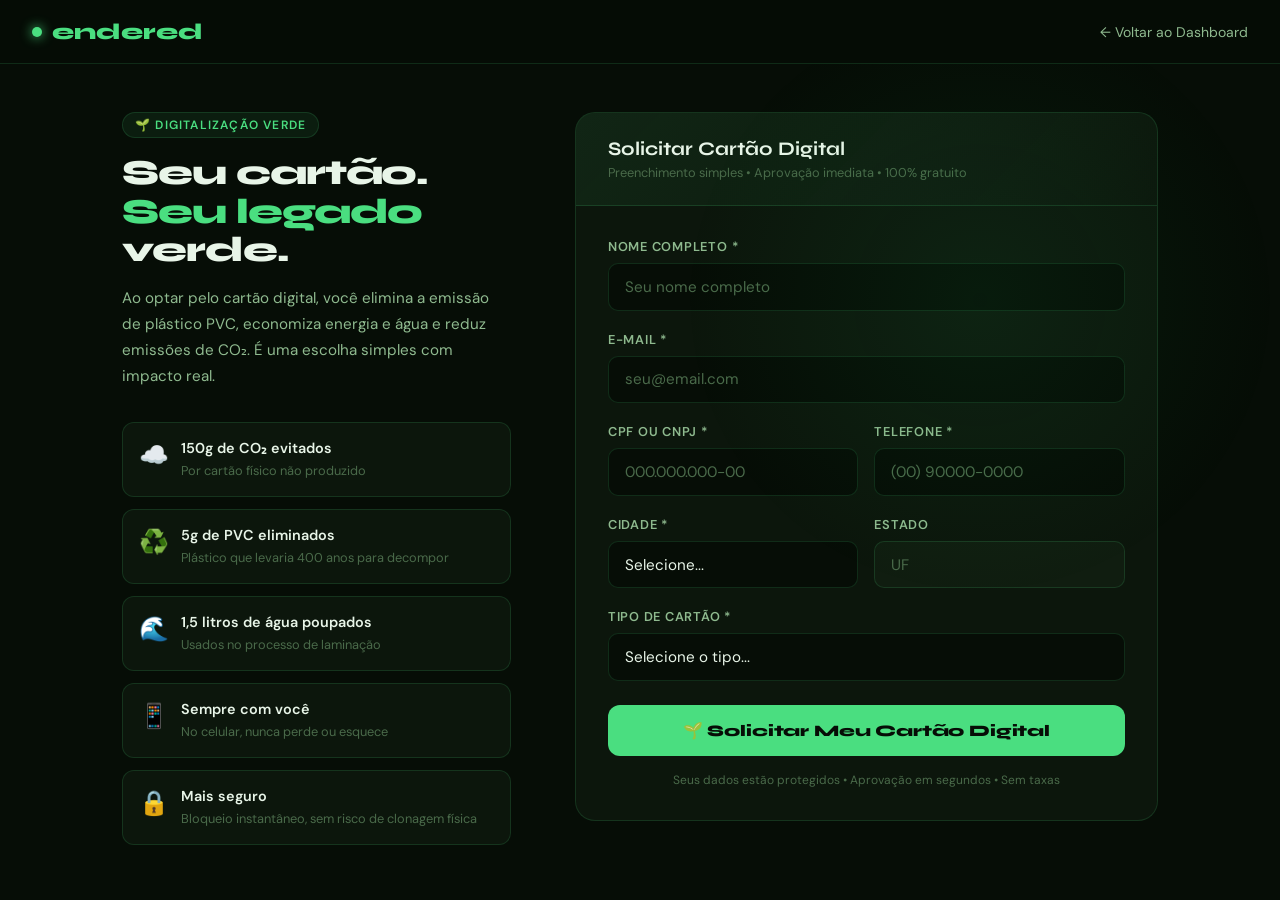
<file: target/classes/templates/solicitar.html>
<!DOCTYPE html>
<html lang="pt-BR" xmlns:th="http://www.thymeleaf.org">
<head>
    <meta charset="UTF-8"/>
    <meta name="viewport" content="width=device-width, initial-scale=1.0"/>
    <title>Solicitar Cartão Digital — Endered</title>
    <link rel="preconnect" href="https://fonts.googleapis.com"/>
    <link href="https://fonts.googleapis.com/css2?family=Syne:wght@400;600;700;800&family=DM+Sans:wght@300;400;500&display=swap" rel="stylesheet"/>
    <style>
        :root {
            --bg: #060d06;
            --surface: #0c160c;
            --surface2: #101d10;
            --border: rgba(74, 222, 128, 0.15);
            --green: #4ade80;
            --green2: #22c55e;
            --greenDim: rgba(74, 222, 128, 0.08);
            --greenGlow: rgba(74, 222, 128, 0.3);
            --text: #e8f5e8;
            --textMid: #8fba8f;
            --textDim: #4a6a4a;
            --accent: #a3e635;
            --error: #f87171;
        }

        * { margin: 0; padding: 0; box-sizing: border-box; }

        body {
            background: var(--bg);
            color: var(--text);
            font-family: 'DM Sans', sans-serif;
            min-height: 100vh;
        }

        body::before {
            content: '';
            position: fixed;
            top: 0; right: 0;
            width: 600px; height: 600px;
            background: radial-gradient(ellipse at center, rgba(34,197,94,0.08) 0%, transparent 70%);
            pointer-events: none;
        }

        nav {
            position: sticky;
            top: 0; z-index: 100;
            background: rgba(6,13,6,0.9);
            backdrop-filter: blur(20px);
            border-bottom: 1px solid var(--border);
            padding: 0 2rem;
            display: flex;
            align-items: center;
            justify-content: space-between;
            height: 64px;
        }

        .logo {
            display: flex;
            align-items: center;
            gap: 10px;
            font-family: 'Syne', sans-serif;
            font-weight: 800;
            font-size: 1.4rem;
            color: var(--green);
            text-decoration: none;
        }

        .logo-dot {
            width: 10px; height: 10px;
            background: var(--green);
            border-radius: 50%;
            box-shadow: 0 0 12px var(--green);
            animation: pulse 2s ease-in-out infinite;
        }

        @keyframes pulse {
            0%, 100% { box-shadow: 0 0 8px var(--green); }
            50% { box-shadow: 0 0 20px var(--green), 0 0 40px var(--greenGlow); }
        }

        .back-link {
            color: var(--textMid);
            text-decoration: none;
            font-size: 0.875rem;
            display: flex;
            align-items: center;
            gap: 6px;
            transition: color 0.2s;
        }
        .back-link:hover { color: var(--green); }

        /* PAGE */
        .page {
            max-width: 1100px;
            margin: 0 auto;
            padding: 3rem 2rem;
            display: grid;
            grid-template-columns: 1fr 1.5fr;
            gap: 4rem;
            align-items: start;
        }

        /* LEFT PANEL */
        .info-panel {
            position: sticky;
            top: 84px;
        }

        .info-label {
            display: inline-flex;
            align-items: center;
            gap: 6px;
            font-size: 0.75rem;
            font-weight: 600;
            color: var(--green);
            text-transform: uppercase;
            letter-spacing: 0.1em;
            margin-bottom: 1rem;
            background: var(--greenDim);
            border: 1px solid var(--border);
            padding: 4px 12px;
            border-radius: 100px;
        }

        .info-panel h2 {
            font-family: 'Syne', sans-serif;
            font-size: 2.2rem;
            font-weight: 800;
            line-height: 1.1;
            letter-spacing: -0.03em;
            margin-bottom: 1rem;
        }

        .info-panel h2 span { color: var(--green); }

        .info-panel p {
            color: var(--textMid);
            font-size: 0.95rem;
            line-height: 1.7;
            margin-bottom: 2rem;
        }

        /* BENEFITS */
        .benefits {
            display: flex;
            flex-direction: column;
            gap: 0.75rem;
        }

        .benefit {
            display: flex;
            align-items: flex-start;
            gap: 12px;
            padding: 1rem;
            background: var(--surface);
            border: 1px solid var(--border);
            border-radius: 12px;
            transition: all 0.2s;
        }

        .benefit:hover {
            border-color: rgba(74,222,128,0.3);
            background: var(--greenDim);
        }

        .benefit-icon { font-size: 1.5rem; flex-shrink: 0; }

        .benefit-text strong {
            display: block;
            font-size: 0.9rem;
            font-weight: 600;
            color: var(--text);
            margin-bottom: 2px;
        }

        .benefit-text span {
            font-size: 0.8rem;
            color: var(--textDim);
        }

        /* FORM PANEL */
        .form-panel {
            background: var(--surface);
            border: 1px solid var(--border);
            border-radius: 20px;
            overflow: hidden;
        }

        .form-header {
            padding: 1.5rem 2rem;
            background: linear-gradient(135deg, rgba(74,222,128,0.08) 0%, transparent 100%);
            border-bottom: 1px solid var(--border);
        }

        .form-header h3 {
            font-family: 'Syne', sans-serif;
            font-size: 1.2rem;
            font-weight: 700;
        }

        .form-header p {
            font-size: 0.8rem;
            color: var(--textDim);
            margin-top: 4px;
        }

        .form-body { padding: 2rem; }

        .form-group {
            margin-bottom: 1.25rem;
        }

        label {
            display: block;
            font-size: 0.8rem;
            font-weight: 600;
            color: var(--textMid);
            text-transform: uppercase;
            letter-spacing: 0.06em;
            margin-bottom: 0.5rem;
        }

        input, select {
            width: 100%;
            background: var(--bg);
            border: 1px solid var(--border);
            border-radius: 10px;
            padding: 0.8rem 1rem;
            color: var(--text);
            font-family: 'DM Sans', sans-serif;
            font-size: 0.95rem;
            outline: none;
            transition: all 0.2s;
            -webkit-appearance: none;
        }

        input::placeholder { color: var(--textDim); }

        input:focus, select:focus {
            border-color: var(--green2);
            box-shadow: 0 0 0 3px rgba(34,197,94,0.15);
        }

        input.error { border-color: var(--error); }

        select option {
            background: var(--bg);
            color: var(--text);
        }

        .form-row {
            display: grid;
            grid-template-columns: 1fr 1fr;
            gap: 1rem;
        }

        /* SUBMIT */
        .submit-btn {
            width: 100%;
            padding: 1rem;
            background: var(--green);
            color: var(--bg);
            border: none;
            border-radius: 12px;
            font-family: 'Syne', sans-serif;
            font-size: 1rem;
            font-weight: 800;
            cursor: pointer;
            transition: all 0.3s;
            display: flex;
            align-items: center;
            justify-content: center;
            gap: 8px;
            margin-top: 1.5rem;
            letter-spacing: -0.01em;
        }

        .submit-btn:hover {
            background: var(--accent);
            box-shadow: 0 0 30px var(--greenGlow), 0 4px 20px rgba(0,0,0,0.4);
            transform: translateY(-2px);
        }

        .submit-btn:active { transform: translateY(0); }

        .submit-btn:disabled {
            opacity: 0.5;
            cursor: not-allowed;
            transform: none;
        }

        /* SUCCESS STATE */
        .success-screen {
            display: none;
            padding: 3rem 2rem;
            text-align: center;
        }

        .success-icon {
            font-size: 4rem;
            margin-bottom: 1rem;
            animation: bounceIn 0.6s ease;
        }

        @keyframes bounceIn {
            0% { transform: scale(0); opacity: 0; }
            60% { transform: scale(1.1); }
            100% { transform: scale(1); opacity: 1; }
        }

        .success-screen h3 {
            font-family: 'Syne', sans-serif;
            font-size: 1.6rem;
            font-weight: 800;
            color: var(--green);
            margin-bottom: 0.75rem;
        }

        .success-screen p {
            color: var(--textMid);
            font-size: 0.95rem;
            line-height: 1.6;
            margin-bottom: 1.5rem;
        }

        .impact-preview {
            background: var(--greenDim);
            border: 1px solid var(--border);
            border-radius: 12px;
            padding: 1.25rem;
            margin: 1.5rem 0;
        }

        .impact-preview p {
            margin: 0;
            font-size: 0.85rem;
            color: var(--textMid);
        }

        .impact-preview strong {
            color: var(--green);
            font-family: 'Syne', sans-serif;
        }

        .back-btn {
            display: inline-flex;
            align-items: center;
            gap: 8px;
            color: var(--textMid);
            text-decoration: none;
            font-size: 0.9rem;
            border: 1px solid var(--border);
            padding: 0.7rem 1.5rem;
            border-radius: 10px;
            transition: all 0.2s;
        }
        .back-btn:hover { border-color: var(--green); color: var(--green); }

        /* ALERT */
        .alert {
            padding: 0.85rem 1rem;
            border-radius: 10px;
            font-size: 0.875rem;
            margin-bottom: 1rem;
            display: none;
        }
        .alert-error { background: rgba(248,113,113,0.1); border: 1px solid rgba(248,113,113,0.3); color: var(--error); }

        /* PROGRESS */
        .progress-bar {
            display: none;
            height: 3px;
            background: var(--border);
            border-radius: 100px;
            overflow: hidden;
            margin-top: 0.75rem;
        }

        .progress-fill {
            height: 100%;
            background: var(--green);
            width: 0%;
            transition: width 2s ease;
            border-radius: 100px;
        }

        @media (max-width: 900px) {
            .page { grid-template-columns: 1fr; gap: 2rem; }
            .info-panel { position: static; }
            .form-row { grid-template-columns: 1fr; }
        }
    </style>
</head>
<body>

<nav>
    <a href="/" class="logo">
        <div class="logo-dot"></div>
        endered
    </a>
    <a href="/" class="back-link">← Voltar ao Dashboard</a>
</nav>

<div class="page">

    <!-- LEFT: INFO -->
    <div class="info-panel">
        <div class="info-label">🌱 Digitalização Verde</div>
        <h2>Seu cartão.<br><span>Seu legado</span> verde.</h2>
        <p>
            Ao optar pelo cartão digital, você elimina a emissão de plástico PVC, 
            economiza energia e água e reduz emissões de CO₂.
            É uma escolha simples com impacto real.
        </p>

        <div class="benefits">
            <div class="benefit">
                <div class="benefit-icon">☁️</div>
                <div class="benefit-text">
                    <strong>150g de CO₂ evitados</strong>
                    <span>Por cartão físico não produzido</span>
                </div>
            </div>
            <div class="benefit">
                <div class="benefit-icon">♻️</div>
                <div class="benefit-text">
                    <strong>5g de PVC eliminados</strong>
                    <span>Plástico que levaria 400 anos para decompor</span>
                </div>
            </div>
            <div class="benefit">
                <div class="benefit-icon">🌊</div>
                <div class="benefit-text">
                    <strong>1,5 litros de água poupados</strong>
                    <span>Usados no processo de laminação</span>
                </div>
            </div>
            <div class="benefit">
                <div class="benefit-icon">📱</div>
                <div class="benefit-text">
                    <strong>Sempre com você</strong>
                    <span>No celular, nunca perde ou esquece</span>
                </div>
            </div>
            <div class="benefit">
                <div class="benefit-icon">🔒</div>
                <div class="benefit-text">
                    <strong>Mais seguro</strong>
                    <span>Bloqueio instantâneo, sem risco de clonagem física</span>
                </div>
            </div>
        </div>
    </div>

    <!-- RIGHT: FORM -->
    <div class="form-panel">
        <div class="form-header">
            <h3>Solicitar Cartão Digital</h3>
            <p>Preenchimento simples • Aprovação imediata • 100% gratuito</p>
        </div>

        <!-- SUCCESS -->
        <div class="success-screen" id="successScreen">
            <div class="success-icon">🎉</div>
            <h3>Cartão Digital Criado!</h3>
            <p>Seu cartão digital foi gerado com sucesso.<br>Você receberá um e-mail com os dados de acesso.</p>

            <div class="impact-preview">
                <p>🌿 Sua contribuição de hoje:</p>
                <p>Você ajudou a evitar a emissão de <strong>150g de CO₂</strong>, economizar 
                <strong>1,5L de água</strong> e eliminar <strong>5g de PVC</strong> do planeta.</p>
            </div>

            <a href="/" class="back-btn">← Ver meu impacto no dashboard</a>
        </div>

        <!-- FORM -->
        <div class="form-body" id="formBody">
            <div class="alert alert-error" id="alertError"></div>

            <div class="form-group">
                <label>Nome Completo *</label>
                <input type="text" id="nomeCompleto" placeholder="Seu nome completo" required/>
            </div>

            <div class="form-group">
                <label>E-mail *</label>
                <input type="email" id="email" placeholder="seu@email.com" required/>
            </div>

            <div class="form-row">
                <div class="form-group">
                    <label>CPF ou CNPJ *</label>
                    <input type="text" id="cpfCnpj" placeholder="000.000.000-00" required/>
                </div>
                <div class="form-group">
                    <label>Telefone *</label>
                    <input type="tel" id="telefone" placeholder="(00) 90000-0000" required/>
                </div>
            </div>

            <div class="form-row">
                <div class="form-group">
                    <label>Cidade *</label>
                    <select id="cidade" onchange="onCidadeChange()">
                        <option value="">Selecione...</option>
                        <option value="São Paulo|SP|-23.5505|-46.6333">São Paulo</option>
                        <option value="Rio de Janeiro|RJ|-22.9068|-43.1729">Rio de Janeiro</option>
                        <option value="Belo Horizonte|MG|-19.9191|-43.9386">Belo Horizonte</option>
                        <option value="Curitiba|PR|-25.4290|-49.2671">Curitiba</option>
                        <option value="Porto Alegre|RS|-30.0346|-51.2177">Porto Alegre</option>
                        <option value="Salvador|BA|-12.9714|-38.5014">Salvador</option>
                        <option value="Fortaleza|CE|-3.7319|-38.5267">Fortaleza</option>
                        <option value="Recife|PE|-8.0476|-34.8770">Recife</option>
                        <option value="Brasília|DF|-15.7801|-47.9292">Brasília</option>
                        <option value="Manaus|AM|-3.1190|-60.0217">Manaus</option>
                        <option value="Belém|PA|-1.4558|-48.5044">Belém</option>
                        <option value="Goiânia|GO|-16.6869|-49.2648">Goiânia</option>
                        <option value="Campinas|SP|-22.9056|-47.0608">Campinas</option>
                        <option value="São Luís|MA|-2.5307|-44.3068">São Luís</option>
                        <option value="Natal|RN|-5.7945|-35.2110">Natal</option>
                        <option value="Maceió|AL|-9.6658|-35.7350">Maceió</option>
                        <option value="Teresina|PI|-5.0892|-42.8019">Teresina</option>
                        <option value="Campo Grande|MS|-20.4428|-54.6460">Campo Grande</option>
                        <option value="João Pessoa|PB|-7.1153|-34.8641">João Pessoa</option>
                        <option value="Aracaju|SE|-10.9472|-37.0731">Aracaju</option>
                        <option value="Outra|BR|-15.7801|-47.9292">Outra</option>
                    </select>
                </div>
                <div class="form-group">
                    <label>Estado</label>
                    <input type="text" id="estado" placeholder="UF" readonly style="background:var(--surface2); cursor:default;"/>
                </div>
            </div>

            <input type="hidden" id="latitude"/>
            <input type="hidden" id="longitude"/>

            <div class="form-group">
                <label>Tipo de Cartão *</label>
                <select id="tipoCartao">
                    <option value="">Selecione o tipo...</option>
                    <option value="CARTAO_BENEFICIOS">🎁 Cartão de Benefícios</option>
                    <option value="CARTAO_PRESENTE">🎀 Cartão Presente</option>
                    <option value="CARTAO_FIDELIDADE">⭐ Cartão Fidelidade</option>
                    <option value="CARTAO_CORPORATIVO">💼 Cartão Corporativo</option>
                </select>
            </div>

            <button class="submit-btn" id="submitBtn" onclick="submitForm()">
                🌱 Solicitar Meu Cartão Digital
            </button>

            <div class="progress-bar" id="progressBar">
                <div class="progress-fill" id="progressFill"></div>
            </div>

            <p style="text-align:center; font-size:0.75rem; color:var(--textDim); margin-top:1rem;">
                Seus dados estão protegidos • Aprovação em segundos • Sem taxas
            </p>
        </div>
    </div>

</div>

<script>
// CPF MASK
document.getElementById('cpfCnpj').addEventListener('input', function(e) {
    let v = e.target.value.replace(/\D/g, '');
    if (v.length <= 11) {
        v = v.replace(/(\d{3})(\d)/, '$1.$2');
        v = v.replace(/(\d{3})(\d)/, '$1.$2');
        v = v.replace(/(\d{3})(\d{1,2})$/, '$1-$2');
    } else {
        v = v.replace(/^(\d{2})(\d)/, '$1.$2');
        v = v.replace(/^(\d{2})\.(\d{3})(\d)/, '$1.$2.$3');
        v = v.replace(/\.(\d{3})(\d)/, '.$1/$2');
        v = v.replace(/(\d{4})(\d)/, '$1-$2');
    }
    e.target.value = v;
});

// PHONE MASK
document.getElementById('telefone').addEventListener('input', function(e) {
    let v = e.target.value.replace(/\D/g, '');
    v = v.replace(/^(\d{2})(\d)/, '($1) $2');
    v = v.replace(/(\d{5})(\d{4})$/, '$1-$2');
    e.target.value = v;
});

// CITY CHANGE
function onCidadeChange() {
    const sel = document.getElementById('cidade');
    const val = sel.value;
    if (!val) return;
    const parts = val.split('|');
    document.getElementById('estado').value = parts[1];
    document.getElementById('latitude').value = parts[2];
    document.getElementById('longitude').value = parts[3];
}

// SUBMIT
async function submitForm() {
    const fields = ['nomeCompleto','email','cpfCnpj','telefone','cidade','tipoCartao'];
    let valid = true;

    fields.forEach(id => {
        const el = document.getElementById(id);
        if (!el.value) {
            el.classList.add('error');
            valid = false;
        } else {
            el.classList.remove('error');
        }
    });

    if (!valid) {
        showError('Por favor, preencha todos os campos obrigatórios.');
        return;
    }

    const cidadeParts = document.getElementById('cidade').value.split('|');

    const payload = {
        nomeCompleto: document.getElementById('nomeCompleto').value,
        email: document.getElementById('email').value,
        cpfCnpj: document.getElementById('cpfCnpj').value,
        telefone: document.getElementById('telefone').value,
        cidade: cidadeParts[0],
        estado: cidadeParts[1],
        latitude: parseFloat(cidadeParts[2]) + (Math.random() - 0.5) * 0.05,
        longitude: parseFloat(cidadeParts[3]) + (Math.random() - 0.5) * 0.05,
        tipoCartao: document.getElementById('tipoCartao').value
    };

    // Show progress
    const btn = document.getElementById('submitBtn');
    btn.disabled = true;
    btn.textContent = '⏳ Processando...';
    document.getElementById('progressBar').style.display = 'block';
    setTimeout(() => document.getElementById('progressFill').style.width = '80%', 50);

    try {
        const res = await fetch('/api/cartoes', {
            method: 'POST',
            headers: { 'Content-Type': 'application/json' },
            body: JSON.stringify(payload)
        });

        const data = await res.json();

        if (data.sucesso) {
            document.getElementById('progressFill').style.width = '100%';
            setTimeout(() => {
                document.getElementById('formBody').style.display = 'none';
                document.getElementById('successScreen').style.display = 'block';
            }, 500);
        } else {
            showError(data.mensagem || 'Erro ao processar solicitação.');
            btn.disabled = false;
            btn.innerHTML = '🌱 Solicitar Meu Cartão Digital';
            document.getElementById('progressBar').style.display = 'none';
            document.getElementById('progressFill').style.width = '0%';
        }
    } catch (e) {
        showError('Erro de conexão. Verifique sua internet e tente novamente.');
        btn.disabled = false;
        btn.innerHTML = '🌱 Solicitar Meu Cartão Digital';
        document.getElementById('progressBar').style.display = 'none';
    }
}

function showError(msg) {
    const el = document.getElementById('alertError');
    el.textContent = '⚠️ ' + msg;
    el.style.display = 'block';
    el.scrollIntoView({ behavior: 'smooth', block: 'nearest' });
    setTimeout(() => el.style.display = 'none', 5000);
}
</script>
</body>
</html>
</file>
